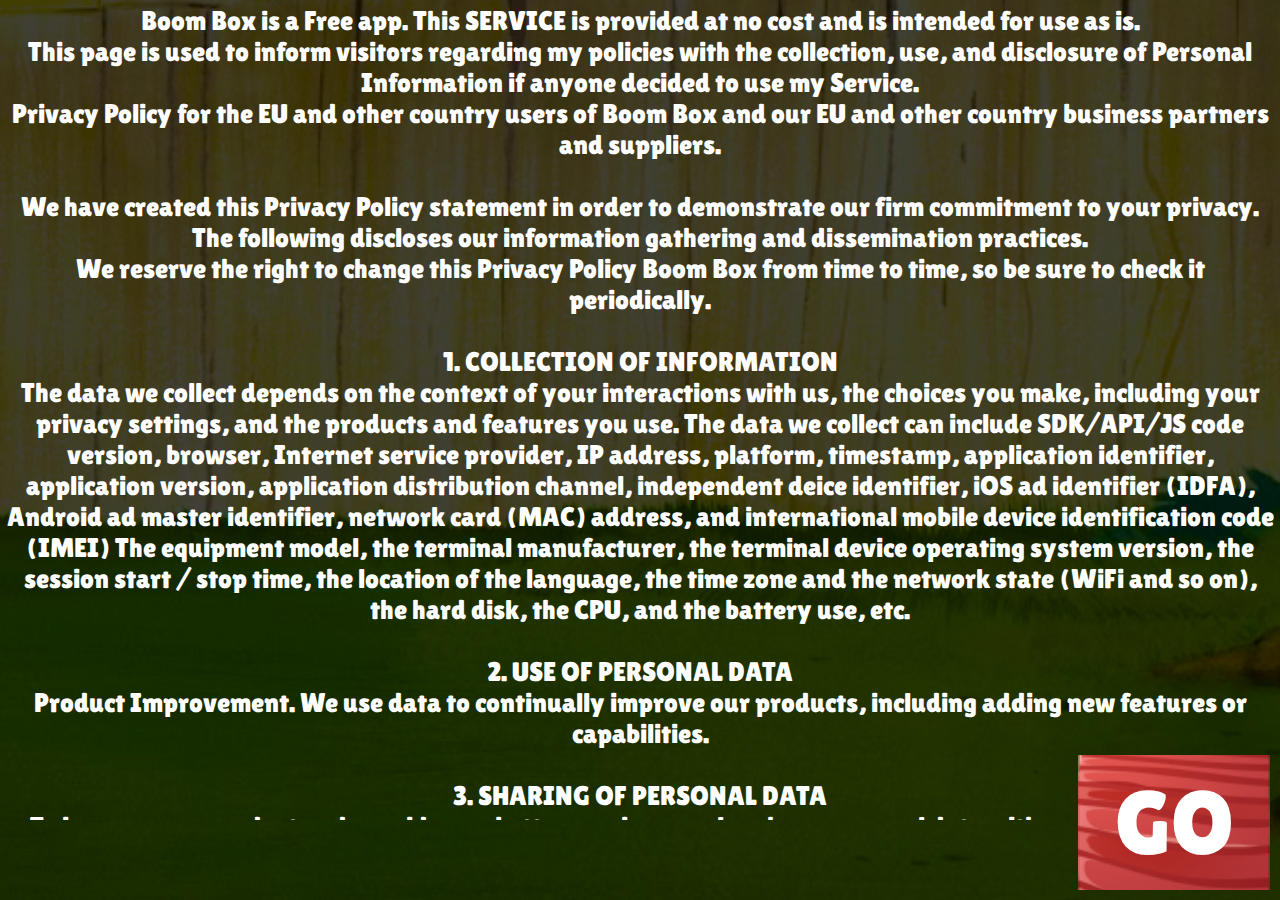
<file: index.html>
<!DOCTYPE html>
<html lang="en">
  <head>
    <meta charset="UTF-8" />
    <meta http-equiv="X-UA-Compatible" content="IE=edge" />
    <meta
      name="viewport"
      content="initial-scale=1.0, width=device-width, viewport-fit=cover"
    />
    <link rel="shortcut icon" href="./png/icon.png" />
    <link rel="stylesheet" href="./styles/common_style.css" />
    <link rel="stylesheet" href="./styles/policy.css" />
    <title>Boom Box</title>
  </head>
  <body>
    <div class="black"></div>
    <div class="text">
      Boom Box is a Free app. This SERVICE is provided at no cost and is
      intended for use as is.<br />
      This page is used to inform visitors regarding my policies with the
      collection, use, and disclosure of Personal Information if anyone decided
      to use my Service.<br />
      Privacy Policy for the EU and other country users of Boom Box and our EU
      and other country business partners and suppliers.<br /><br />

      We have created this Privacy Policy statement in order to demonstrate our
      firm commitment to your privacy. The following discloses our information
      gathering and dissemination practices.<br />
      We reserve the right to change this Privacy Policy Boom Box from time to
      time, so be sure to check it periodically.<br /><br />

      1. COLLECTION OF INFORMATION<br />
      The data we collect depends on the context of your interactions with us,
      the choices you make, including your privacy settings, and the products
      and features you use. The data we collect can include SDK/API/JS code
      version, browser, Internet service provider, IP address, platform,
      timestamp, application identifier, application version, application
      distribution channel, independent deice identifier, iOS ad identifier
      (IDFA), Android ad master identifier, network card (MAC) address, and
      international mobile device identification code (IMEI) The equipment
      model, the terminal manufacturer, the terminal device operating system
      version, the session start / stop time, the location of the language, the
      time zone and the network state (WiFi and so on), the hard disk, the CPU,
      and the battery use, etc.<br /><br />

      2. USE OF PERSONAL DATA<br />
      Product Improvement. We use data to continually improve our products,
      including adding new features or capabilities.<br /><br />

      3. SHARING OF PERSONAL DATA<br />
      To improve our product and provide you better service, we also share
      personal data with vendors or agents working on our behalf for the
      purposes described in this privacy policy. For example, companies we've
      hired to provide data analytical services may need to collect and access
      to personal data to provide those functions. In such cases, these
      companies must abide by our data privacy and security requirements.<br /><br />

      4. LEGAL BASIS FOR DATA PROCESSING<br />
      We process Personal Data for the purposes set out in this Privacy Policy,
      as described above. Our legal basis to process personal data includes
      processing that is: necessary for the performance of the contract with you
      (for example, to provide you with the services you request and to identify
      and authenticate you , so you may use the Sites); necessary to comply with
      legal requirements (for example, to comply with applicable accounting
      rules and to make mandatory disclosures to law enforcement); necessary for
      our legitimate interests (for example, to manage our relationship with
      you, to ensure the security of our services, to communicate with you about
      our products and services); and based on consent by our customers (for
      example, to place certain cookies and to share your information with third
      parties for advertising purposes). In some instances, you may be required
      to provide us with Personal Data for processing as described above, in
      order for us to be able to provide you all of our services, and for you to
      use all the features of our Sites.<br /><br />

      5. International Transfers of Personal Data<br />
      Our business may require us to transfer your Personal Data to countries
      outside the European Economic Area (“EEA”), including to countries such as
      the People’s Republic of China or Singapore. We take appropriate steps to
      ensure that recipients of your Personal Data are bound to duties of
      confidentiality, and we implement measures such as standard contractual
      clauses. A copy of those clauses can be obtained by contacting our Help
      Center.<br /><br />

      6. Your Rights<br />
      Subject to limitations in applicable law, you are entitled to object to or
      request the restriction of processing of your Personal Data, and to
      request access to, rectification, erasure and portability of your own
      Personal Data.<br /><br />

      Where the use of your information is based on consent, you can withdraw
      this consent at any time without affecting the lawfulness of processing
      based on consent before its withdrawal.<br />
      If you are aware of changes or inaccuracies in your information, you
      should inform us of such changes so that our records may be updated or
      corrected.
      <br />
      We retain your Personal Data as long as needed to provide services or
      products to you, or as required or permitted by applicable laws, such as
      tax and accounting laws.<br /><br />
    </div>
    <a href="./layouts/main.html" class="block"><div>GO</div></a>
  </body>
</html>
</file>
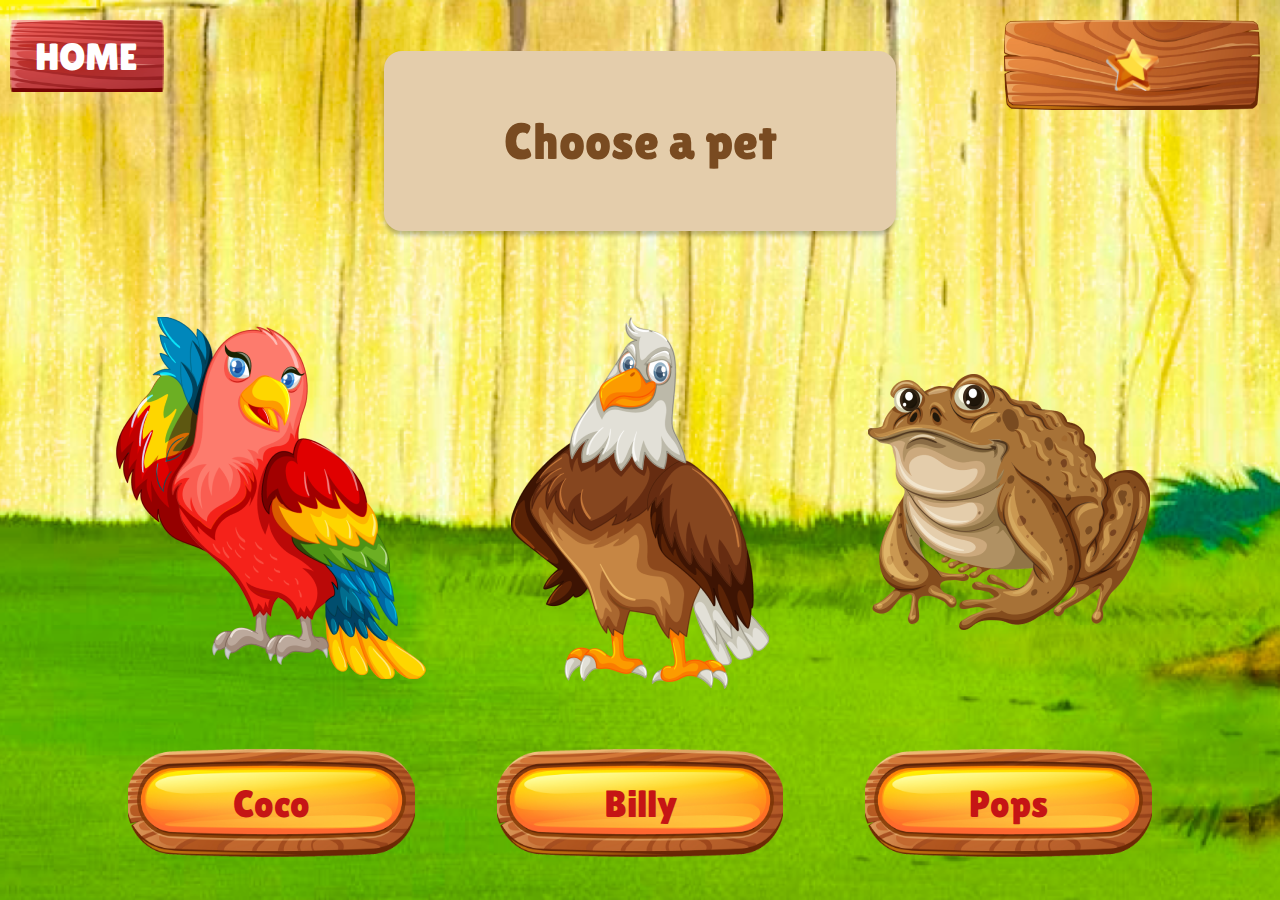
<file: layouts/farm.html>
<!DOCTYPE html>
<html lang="en">
  <head>
    <meta charset="UTF-8" />
    <meta http-equiv="X-UA-Compatible" content="IE=edge" />
    <meta
      name="viewport"
      content="initial-scale=1.0, width=device-width, viewport-fit=cover"
    />
    <link rel="shortcut icon" href="./png/icon.png" />
    <link rel="stylesheet" href="../styles/common_style.css" />
    <link rel="stylesheet" href="../styles/farm.css" />
    <title>Boom Box</title>
  </head>
  <body>
    <a href="./main.html" class="home block"><div>HOME</div></a>
    <div class="balance_field block"></div>

    <div class="greeting">Choose a pet</div>

    <div class="cards">
      <div class="card">
        <img src="../png/big_parrot.png" alt="parrot" />
        <a href="./pet.html" class="block" data-animal="parrot">Coco</a>
      </div>
      <div class="card">
        <img src="../png/big_eagle.png" alt="eagle" />
        <a href="./pet.html" class="block" data-animal="eagle">Billy</a>
      </div>
      <div class="card">
        <img src="../png/big_frog.png" alt="frog" class="frog" />
        <a href="./pet.html" class="block" data-animal="frog">Pops</a>
      </div>
    </div>
    <script src="../scripts/farm.js" type="module"></script>
  </body>
</html>
</file>
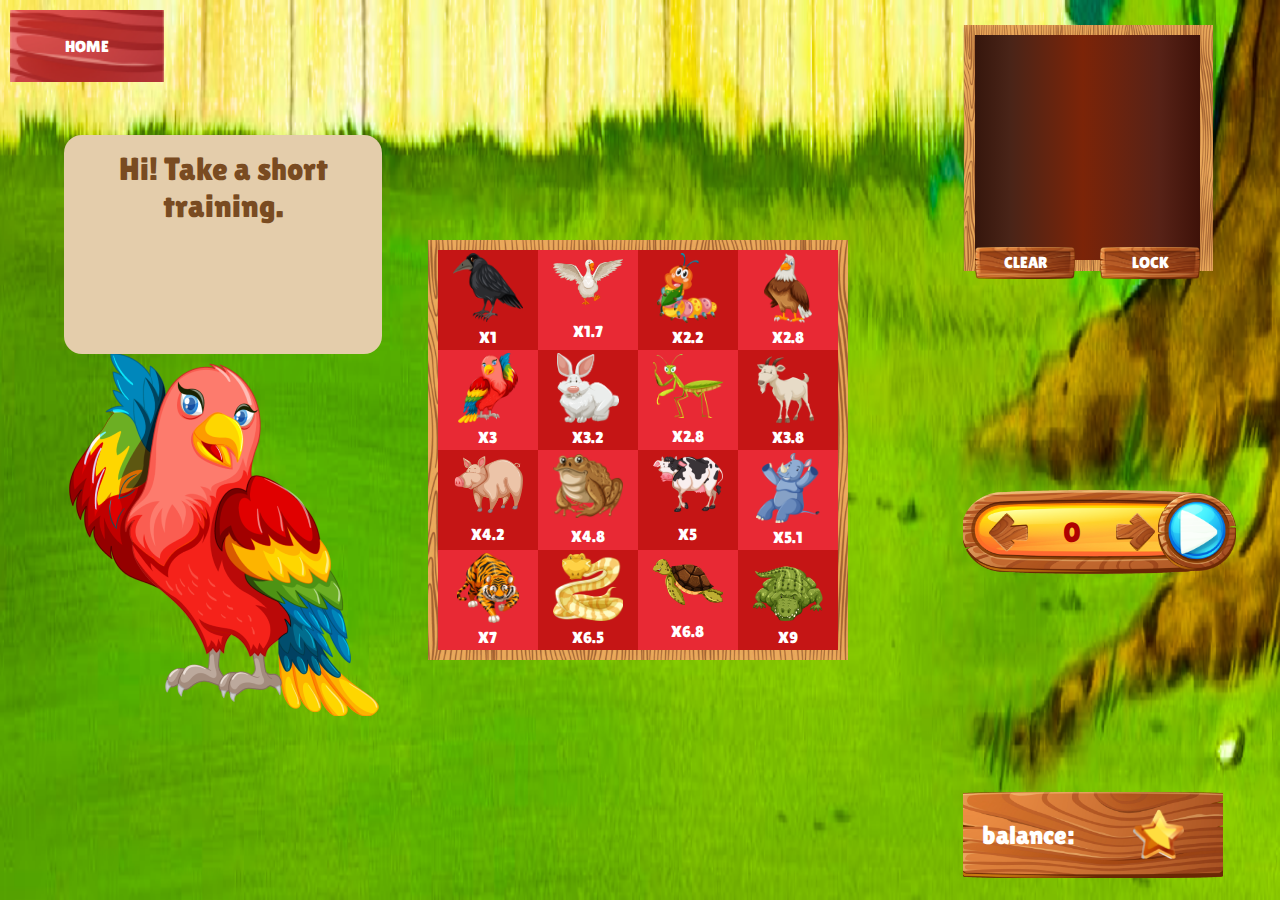
<file: layouts/game.html>
<!DOCTYPE html>
<html lang="en">
  <head>
    <meta charset="UTF-8" />
    <meta http-equiv="X-UA-Compatible" content="IE=edge" />
    <meta
      name="viewport"
      content="initial-scale=1.0, width=device-width, viewport-fit=cover"
    />
    <link rel="shortcut icon" href="./png/icon.png" />
    <link rel="stylesheet" href="../styles/common_style.css" />
    <link rel="stylesheet" href="../styles/game.css" />
    <title>Boom Box</title>
  </head>
  <body>
    <div class="intro">
      <div class="speech">
        <span></span>
      </div>
      <img src="../png/big_parrot.png" alt="parrot" />
    </div>
    <img src="../png/arrow.png" alt="arrow" class="arrow" />

    <a href="./main.html" class="home block"><div>HOME</div></a>

    <div class="box_cont"></div>

    <div class="block outer_field">
      <div class="field"></div>
    </div>

    <div class="control">
      <div class="outer_bet block">
        <div class="bet_field"></div>
        <div class="block clear">CLEAR</div>
        <div class="block lock">LOCK</div>
      </div>

      <div class="bet_amount_cont block">
        <img src="../png/arrow.png" alt="arrow" class="left" />
        <div class="bet_amount">0</div>
        <img src="../png/arrow.png" alt="arrow" class="right" />
        <div class="play_button block">
          <img src="../png/play_arrow.png" alt="play" />
        </div>
      </div>

      <div class="balance_field block">
        <div>balance:</div>
      </div>
    </div>

    <div class="warning block">
      <div class="text"></div>
      <div class="button block">PLAY AGAIN</div>
    </div>

    <script src="../scripts/game.js" type="module"></script>
  </body>
</html>
</file>
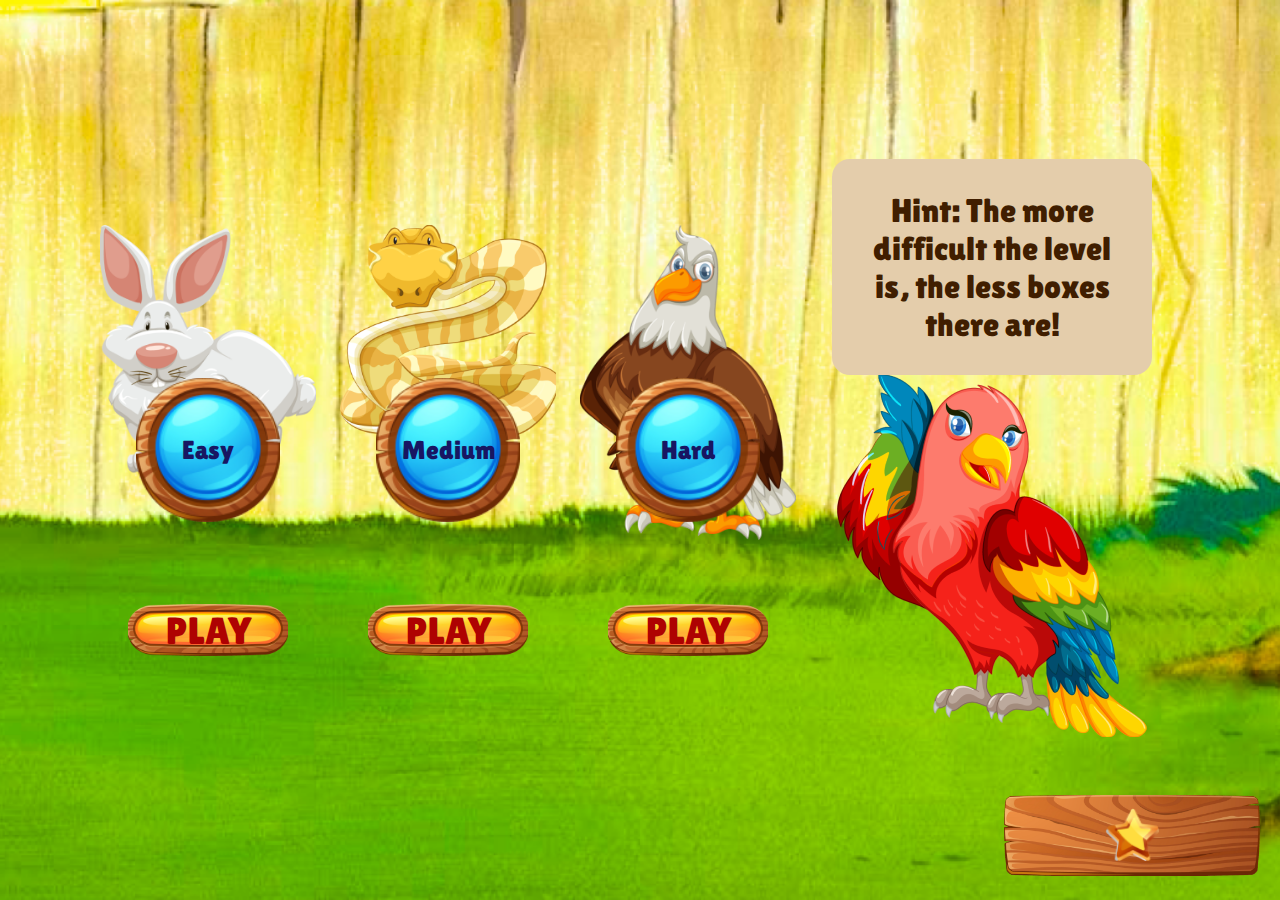
<file: layouts/level.html>
<!DOCTYPE html>
<html lang="en">
  <head>
    <meta charset="UTF-8" />
    <meta http-equiv="X-UA-Compatible" content="IE=edge" />
    <meta
      name="viewport"
      content="initial-scale=1.0, width=device-width, viewport-fit=cover"
    />
    <link rel="shortcut icon" href="./png/icon.png" />
    <link rel="stylesheet" href="../styles/common_style.css" />
    <link rel="stylesheet" href="../styles/level.css" />
    <title>Boom Box</title>
  </head>
  <body>
    <div class="cards">
      <div class="card">
        <div class="animal"><img src="../png/rabbit.png" alt="rabbit" /></div>
        <div class="blue block">Easy</div>
        <a href="./game.html" class="yellow block"><div>PLAY</div></a>
      </div>

      <div class="card">
        <div class="animal"><img src="../png/snake.png" alt="snake" /></div>
        <div class="blue block">Medium</div>
        <a href="./game.html" class="yellow block"><div>PLAY</div></a>
      </div>

      <div class="card">
        <div class="animal"><img src="../png/big_eagle.png" alt="eagle" /></div>
        <div class="blue block">Hard</div>
        <a href="./game.html" class="yellow block"><div>PLAY</div></a>
      </div>
    </div>

    <div class="hint_cont">
      <div class="hint">
        Hint: The more difficult the level is, the less boxes there are!
      </div>
      <div class="pic_cont">
        <img src="../png/big_parrot.png" alt="parrot" />
      </div>
    </div>

    <div class="balance_field block"></div>

    <script src="../scripts/level.js" type="module"></script>
  </body>
</html>
</file>
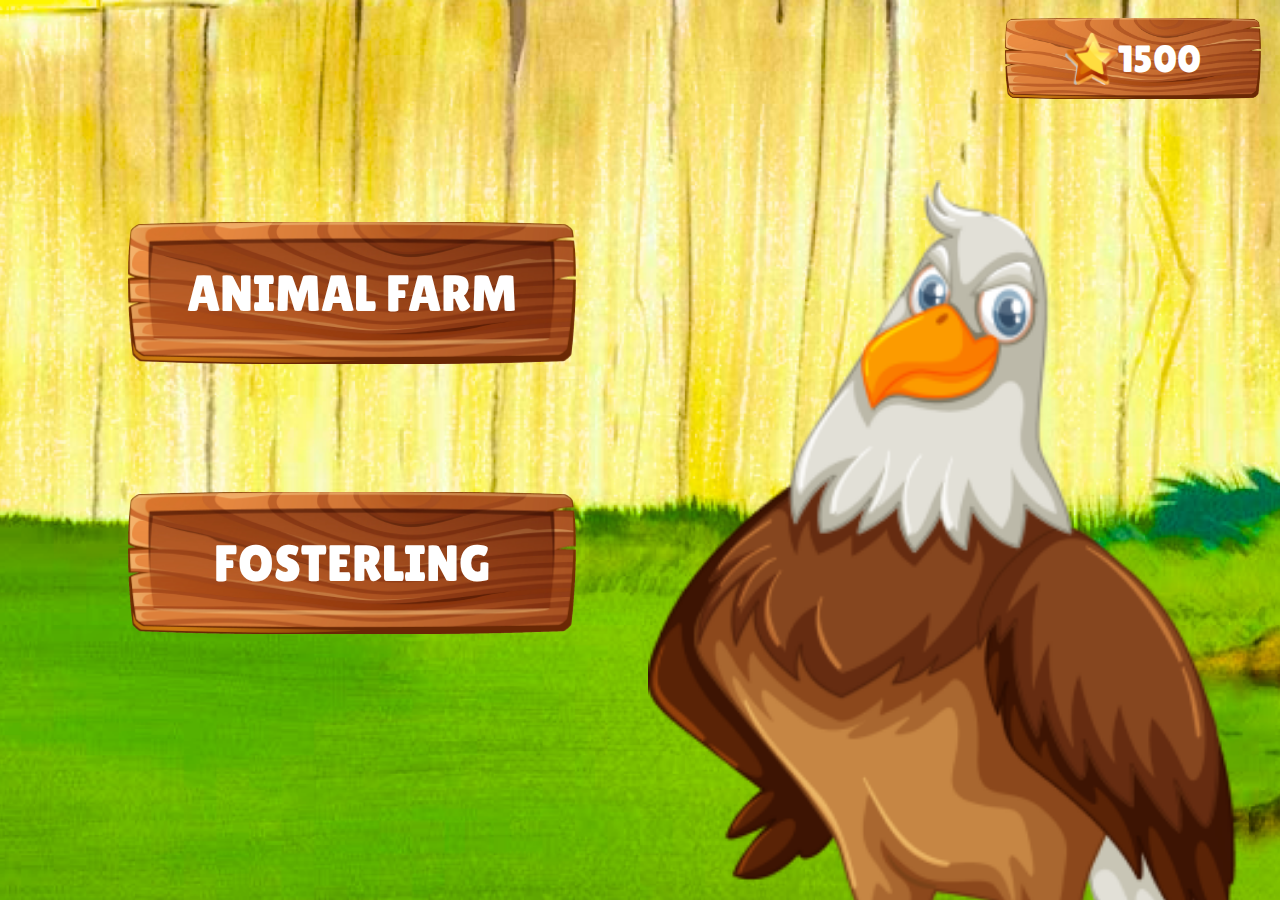
<file: layouts/main.html>
<!DOCTYPE html>
<html lang="en">
  <head>
    <meta charset="UTF-8" />
    <meta http-equiv="X-UA-Compatible" content="IE=edge" />
    <meta
      name="viewport"
      content="initial-scale=1.0, width=device-width, viewport-fit=cover"
    />
    <link rel="shortcut icon" href="./png/icon.png" />
    <link rel="stylesheet" href="../styles/common_style.css" />
    <link rel="stylesheet" href="../styles/main.css" />
    <title>Boom Box</title>
  </head>
  <body>

    <a href="./farm.html"><div class="button block">ANIMAL FARM</div></a>
    <a href="./level.html"><div class="button block second">FOSTERLING</div></a>

    <div class="eagle"><img src="../png/big_eagle.png" alt="eagle" /></div>
    
    <div class="balance_field block"></div>

    <script src="../scripts/main.js" type="module"></script>
  </body>
</html>
</file>
<file: styles/common_style.css>
@font-face {
  font-family: "Lilita";
  src: url("../lilitaonerus.ttf");
}

body {
  background-image: url("../png/back.png");
  background-size: cover;
  background-position: center;
  height: 100vh;

  font-family: "Lilita";
  font-style: normal;
  font-weight: 400;
  color: #fff;
  text-align: center;

  margin: 0;
  padding: 0;
}

* {
  -webkit-tap-highlight-color: transparent;
}

a {
  text-decoration: none;
  color: #fff;
}

.hidden {
  opacity: 0;
}

.balance_field {
  background-image: url("../png/balance.png");
  height: 10%;
  width: 20%;
}

.balance {
  font-size: 3vw;
}

.balance_field img {
  height: 60%;
}

.block {
  background-size: contain;
  background-position: center;
  background-repeat: no-repeat;

  display: flex;
  align-items: center;
  justify-content: center;
}

.home {
  position: absolute;
  top: 10px;
  left: 10px;

  background-image: url("../png/red_wood.png");
  background-size: cover;

  z-index: 9;

  width: 12%;
  height: 8%;
}
</file>
<file: styles/policy.css>
.black {
  position: absolute;
  top: 0;
  bottom: 0;
  left: 0;
  right: 0;
  background-color: rgba(0, 0, 0, 0.75);
  z-index: -1;
}

.text {
  padding: 5px;
  height: 90%;
  overflow-x: hidden;
  font-size: 3vh;
}

.block {
  position: fixed;
  bottom: 10px;
  right: 10px;

  background-image: url("../png/red_wood.png");
  background-size: cover;
  width: 15%;
  height: 15%;
  font-size: 10vh;
}
</file>
<file: styles/farm.css>
body {
  display: flex;
  flex-direction: column;
}

.balance_field {
  position: absolute;
  top: 20px;
  right: 20px;
}

.block {
  background-size: 100% 100%;
}

.home {
  top: 20px;
  right: 20px;
  font-size: 3vw;
}

.greeting {
  width: 40%;
  height: 20%;

  display: flex;
  justify-content: center;
  align-items: center;

  background: #e4cdab;
  box-shadow: 0px 4px 4px rgba(0, 0, 0, 0.25);
  border-radius: 18px;

  font-size: 4vw;
  color: #794b21;

  margin: 4% auto auto;
}

.cards {
  display: flex;
  justify-content: space-between;

  width: 80%;
  height: 60%;
  margin: auto;
}

.card {
  width: 28%;

  display: flex;
  justify-content: space-between;
  align-items: center;
  flex-direction: column;
}

.card img {
  max-width: 110%;
  max-height: 75%;
}

.card img.frog {
  max-height: 60%;
  margin-top: 20%;
}

.card a.block {
  background-image: url("../png/yellow_button.png");
  width: 100%;
  height: 20%;
  color: #c51515;
  font-size: 3vw;
}
</file>
<file: styles/game.css>
body {
  display: flex;
  align-items: center;
  justify-content: space-around;

  background-size: 100% 200%;
  background-position: bottom;
}

.box_cont {
  position: relative;

  height: 100%;
  width: 20%;
}

.box {
  position: relative;
  z-index: 6;
  bottom: 10%;
  right: 0;
}

.inner_box {
  position: absolute;
  z-index: 8;
  bottom: 50%;
  height: 150%;
  width: 100%;
  overflow: hidden;
}

.box .closed {
  position: relative;
  z-index: 10;

  width: 100%;
  height: 100%;

  transition: opacity 0.5s ease;
}

.box .front {
  position: absolute;
  bottom: 0;
  left: 0;
  z-index: 9;
  width: 100%;

  transition: opacity 0.5s ease;
}

.box .back {
  position: absolute;
  top: 0;
  left: 0;
  z-index: 7;
  width: 100%;

  transition: opacity 0.5s ease;
}

.box .box_animal {
  position: absolute;
  left: 0;
  z-index: 8;

  max-width: 100%;
  top: 100%;

  transition: top 0.5s ease;
}

.stable_box,
.box {
  position: absolute;

  width: 104px;
  height: 68px;
}

@keyframes box {
  25% {
    transform: rotate(10deg);
  }

  35% {
    transform: rotate(-10deg);
  }

  45% {
    transform: rotate(10deg);
  }

  65% {
    transform: rotate(-10deg);
  }

  75% {
    transform: rotate(10deg);
  }

  85% {
    transform: rotate(0deg);
  }

  100% {
    transform: rotate(0deg);
  }
}

.outer_field {
  background-image: url("../png/back_wood.png");
  background-size: cover;

  width: 340px;
  height: 340px;
}

.field {
  display: flex;
  flex-flow: row wrap;

  width: 320px;
  height: 320px;
}

.cell {
  width: 80px;
  height: 80px;

  display: flex;
  justify-content: space-around;
  align-items: center;
  flex-direction: column;
}

.cell img {
  max-height: 70%;
  max-width: 70%;
}

.dark {
  background: #c51515;
}

.light {
  background: #e82934;
}

.control {
  width: auto;
  height: 95%;

  display: flex;
  flex-flow: column nowrap;
  justify-content: space-between;
}

.outer_bet {
  position: relative;

  width: 225px;
  height: 225px;

  background-image: url("../png/back_wood.png");
}

.bet_field {
  width: 90%;
  height: 90%;

  background: linear-gradient(
    90deg,
    #37170d 1.04%,
    #492418 15.62%,
    #7c2408 47.92%,
    #572217 81.95%,
    #3e1209 100%
  );

  display: flex;
  justify-content: flex-start;
  flex-flow: row wrap;
}

.bet_field img {
  width: 25%;
  height: 25%;
  margin: 5% 0 5% 6%;

  flex-basis: 25%;
}

.clear,
.lock {
  position: absolute;
  bottom: -15px;

  width: 40%;
  height: 20%;

  background-image: url("../png/wood.png");
}

.clear {
  left: 5%;
}

.lock {
  right: 5%;
}

.bet_amount_cont {
  position: relative;
  background-image: url("../png/yellow_button.png");

  width: 100%;
  height: 20vh;

  justify-content: flex-start;
}

.bet_amount {
  width: 34%;
  font-size: 28px;
  color: #ae0202;
  overflow-x: scroll;
}

.left,
.right {
  max-height: 80%;
  max-width: 15%;
}

.left {
  transform: rotate(180deg);
  margin-left: 10%;
}

.play_button {
  position: absolute;
  right: -5%;

  width: 30%;
  height: 100%;

  background-image: url("../png/blue_button.png");
}

.play_button img {
  max-width: 50%;
  max-height: 50%;
  margin-left: 6%;
}

.balance_field {
  width: 100%;
  background-size: cover;
  justify-content: space-evenly;

  font-size: 2vw;
}

.balance_field img {
  margin-left: 15%;
}

.balance {
  font-size: 20px;
}

.warning {
  position: absolute;
  background-image: url("../png/wood.png");
  background-size: 100% 100%;

  top: -50%;
  width: 40%;
  height: 20%;
  padding: 20px;
  font-size: 2vw;

  justify-content: space-around;

  transition: top 0.4s ease;
}

.text {
  max-width: 50%;
}

.button {
  height: 80%;
  max-height: 80px;
  width: 30%;
  border-radius: 10px;
  background-color: #e82934;
}

.intro {
  position: absolute;
  top: 15%;
  left: -30%;
  z-index: 10;
  width: 25%;
  height: 70%;

  transition: left 0.3s ease 0.3s;
}

.intro .speech {
  width: 90%;
  height: 30%;
  padding: 15px;
  background: #e4cdab;
  color: #794b21;
  font-size: 2.5vw;
  border-radius: 18px;
}

.intro img {
  max-width: 100%;
  max-height: 70%;
}

.arrow {
  position: absolute;
  left: -12%;
  right: auto;
  z-index: 12;
  width: 10%;
}

@keyframes arrow1 {
  0% {
    left: 25%;
    top: 50%;
  }

  25% {
    left: 30%;
    top: 50%;
  }

  50% {
    left: 25%;
    top: 50%;
  }

  75% {
    left: 30%;
    top: 50%;
  }

  100% {
    left: 25%;
    top: 50%;
  }
}

@keyframes arrow2 {
  0% {
    left: 60%;
    top: 15%;
  }

  25% {
    left: 65%;
    top: 15%;
  }

  50% {
    left: 60%;
    top: 15%;
  }

  75% {
    left: 65%;
    top: 15%;
  }

  100% {
    left: 60%;
    top: 15%;
  }
}

@keyframes arrow3 {
  0% {
    left: 80%;
    top: 45%;
  }

  25% {
    left: 80%;
    top: 50%;
  }

  50% {
    left: 80%;
    top: 45%;
  }

  75% {
    left: 80%;
    top: 50%;
  }

  100% {
    left: 80%;
    top: 45%;
  }
}

@media screen and (max-width: 795px) {
  .cell {
    width: 50px;
    height: 50px;
  }

  .field {
    width: 200px;
    height: 200px;
  }

  .outer_field {
    width: 210px;
    height: 210px;
  }
}

@media screen and (max-width: 600px) {
  .box,
  .stable_box {
    width: 60px;
    height: 40px;
  }

  .outer_bet {
    width: 180px;
    height: 180px;
  }
}

@media screen and (min-height: 600px) {
  .box,
  .stable_box {
    width: 155px;
    height: 101px;
  }

  .outer_bet {
    width: 250px;
    height: 250px;
  }
}

@media screen and (min-height: 760px) {
  .cell {
    width: 100px;
    height: 100px;
  }

  .field {
    width: 400px;
    height: 400px;
  }

  .outer_field {
    width: 420px;
    height: 420px;
  }

  .bet_amount_cont {
    width: 260px;
  }
}

@media screen and (min-height: 1000px) {
  .cell {
    width: 120px;
    height: 120px;
  }

  .field {
    width: 480px;
    height: 480px;
  }

  .outer_field {
    width: 500px;
    height: 500px;
  }
  .bet_amount_cont {
    width: 100%;
  }

  .control {
    width: 30%;
  }

  .outer_bet {
    width: 400px;
    height: 400px;
  }
}
</file>
<file: styles/level.css>
body {
  display: flex;
  align-items: center;
}

.cards {
  display: flex;
  justify-content: space-between;
  align-items: center;

  margin-left: 10%;
  width: 50%;
  height: 100%;
}

.card {
  position: relative;

  display: flex;
  justify-content: space-between;
  flex-flow: column nowrap;
  align-items: center;

  width: 25%;
  height: 50%;
}

.animal {
  width: 135%;
  max-height: 70%;
}

.animal img {
  width: 100%;
  height: 100%;
}

.blue {
  background-image: url("../png/blue_button.png");

  width: 90%;
  height: 40%;

  position: absolute;
  left: 5%;
  top: 30%;

  color: #181662;
  font-size: 2vw;
}

/* a {
  background-image: url("../png/yellow_button.png");

  width: 100%;
  height: 20%;

  display: flex;
  justify-content: center;
} */

.yellow {
  background-image: url("../png/yellow_button.png");

  width: 100%;
  height: 20%;

  color: #ae0202;
  font-size: 3vw;
}

.hint_cont {
  width: 25%;
  margin-left: 5%;
  max-height: 100%;
}

.hint {
  color: #401e00;
  background: #e4cdab;
  border-radius: 18px;
  height: 20%;
  font-size: 2.6vw;
  padding: 10%;
}

.balance_field {
  position: fixed;
  right: 20px;
  bottom: 20px;
}

@media screen and (max-height: 480px) {
  .hint_cont {
    margin-top: 20px;
  }

  .hint {
    padding: 10px;
  }

  .hint_cont img {
    max-width: 100%;
  }
}

@media screen and (max-width: 900px) and (max-height: 420px) {
  .hint_cont {
    position: fixed;
    bottom: -20px;
    right: 20px;
  }

  .cards {
    margin-left: 25px;
    width: 65%;
  }

  .card {
    height: 70%;
  }

  .card .animal {
    width: 100%;
  }
}
</file>
<file: styles/main.css>
.button {
  width: 35%;
  height: 25%;

  font-size: 4vw;

  position: absolute;
  left: 10%;
  top: 20%;

  background-image: url("../png/wood.png");
}

.button.second {
  top: 50%;
}

.eagle {
  position: fixed;
  bottom: 0;
  right: 0;

  height: 80vh;
  width: 50%;

  overflow: hidden;
}

.eagle img {
  height: 100vh;
  margin: auto;
}

.balance_field {
  position: absolute;
  top: 1.5vh;
  right: 1.5vw;
}
</file>
